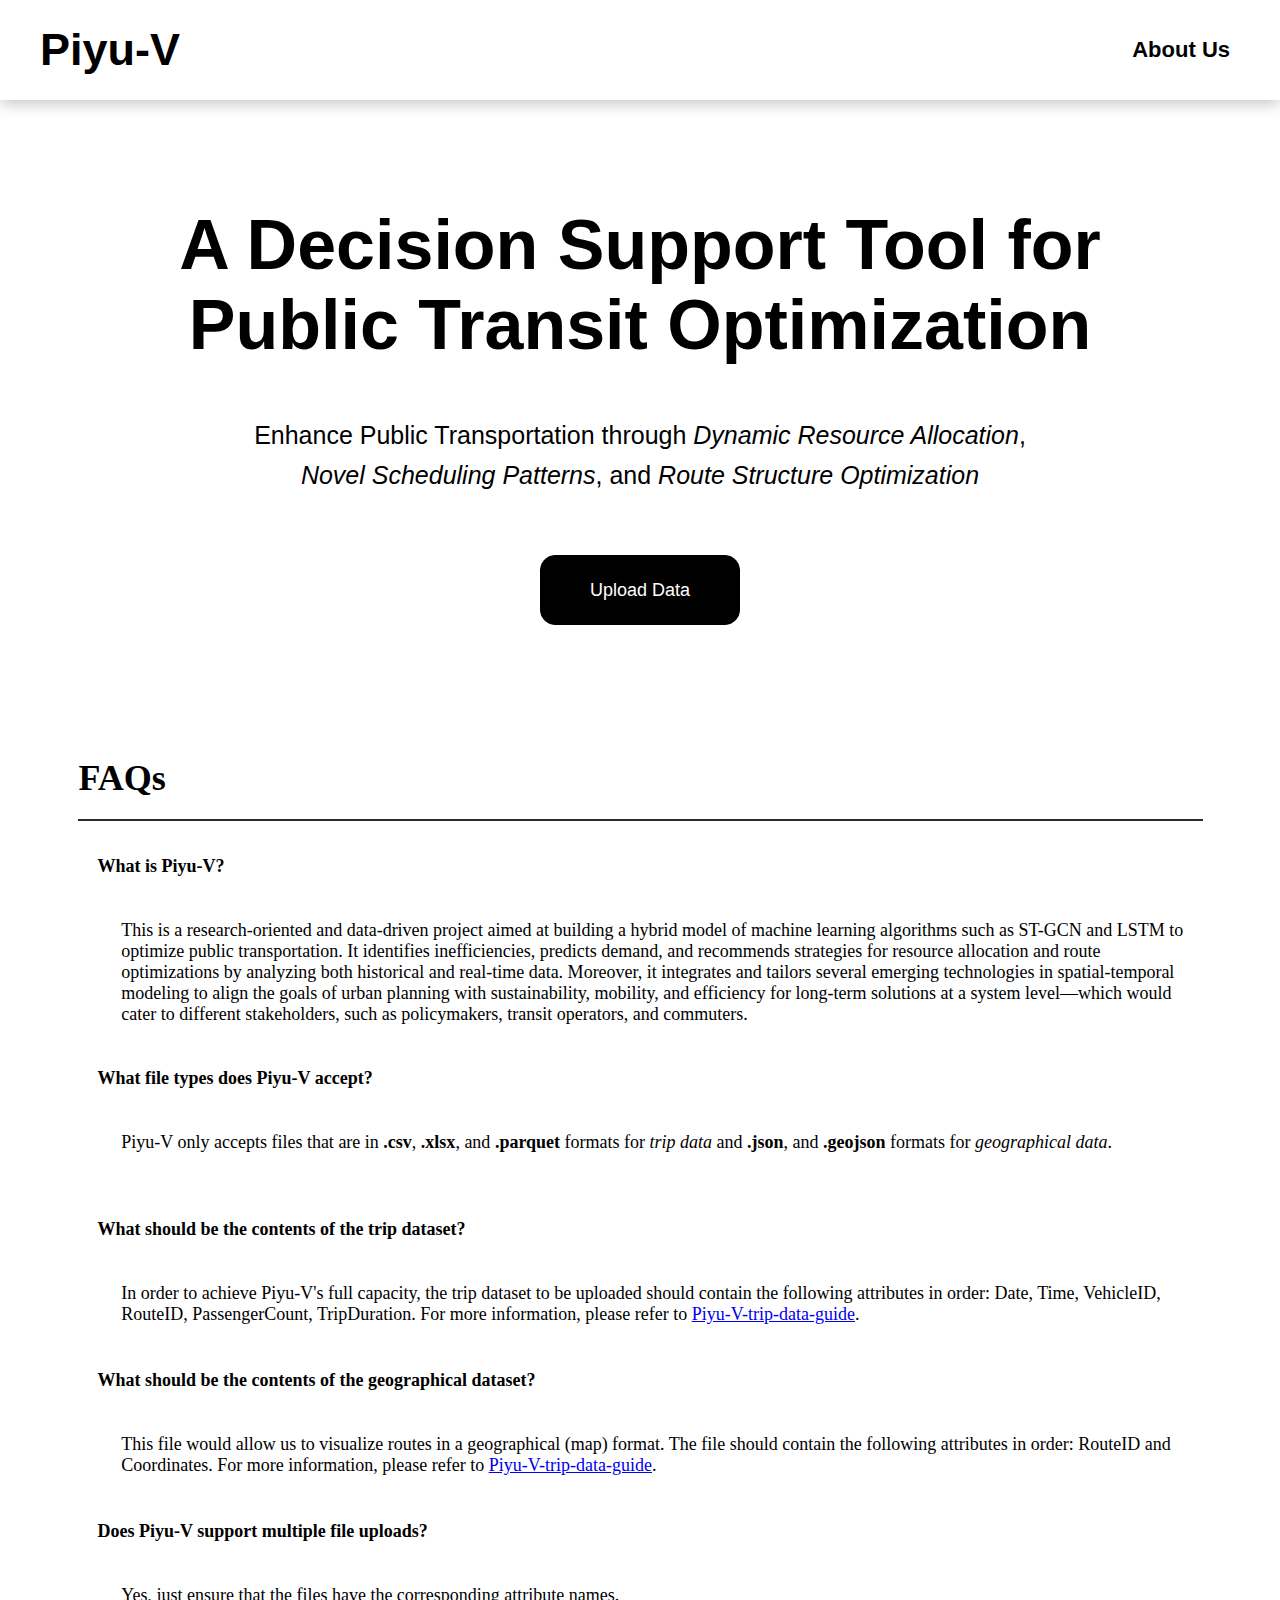
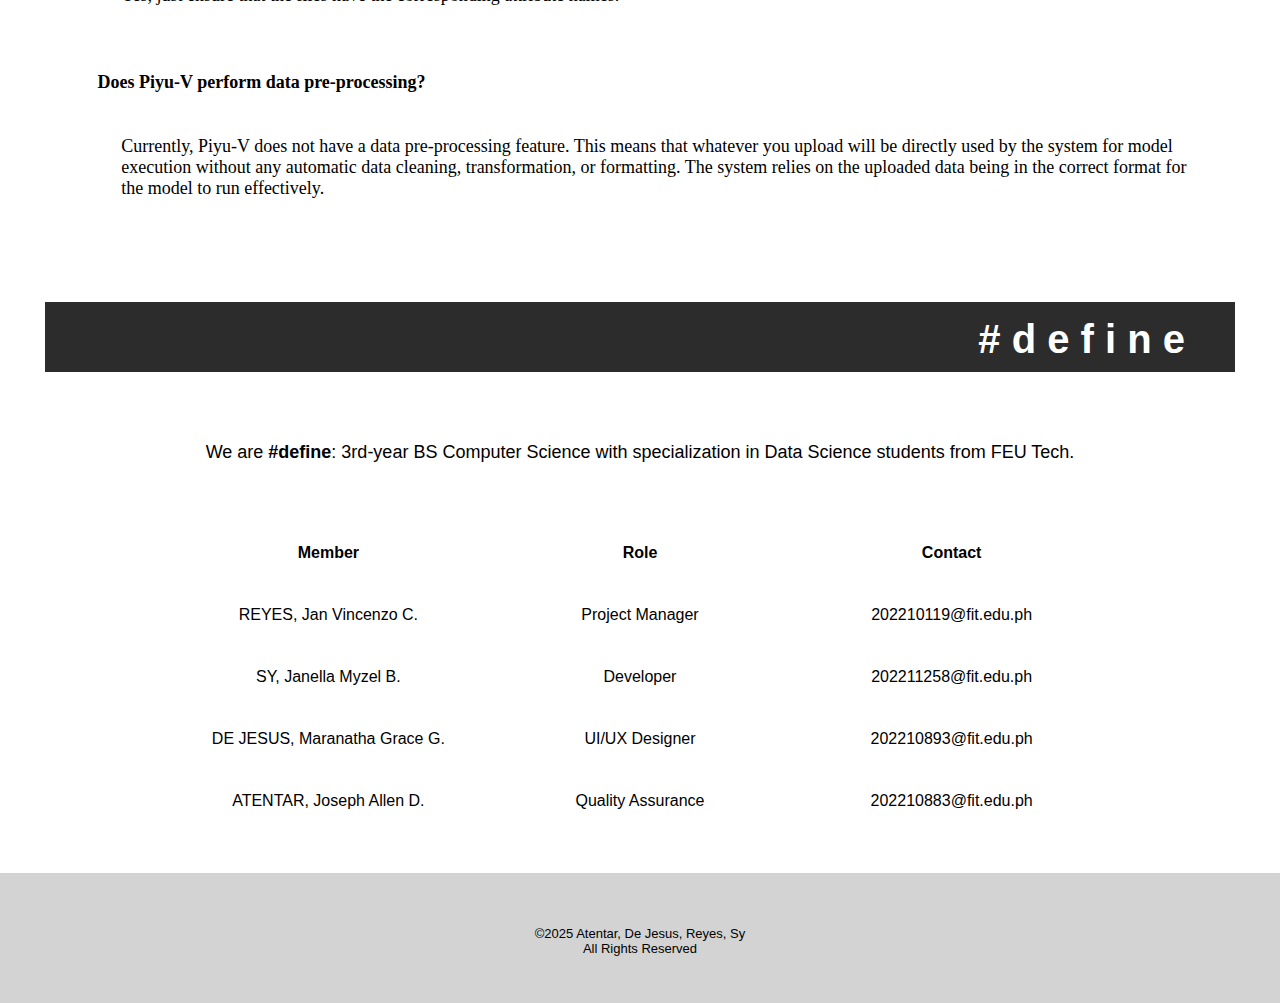
<file: index.html>
<!DOCTYPE html>
<html>
<head>
	<title> Piyu-V Decision Support Tool </title>
	<link rel="stylesheet" href="Piyu-V_home.css">
	<script src="Piyu-V_script.js"></script>
</head>
<body>
	<div class="main_header"> 
		<a class="brand" href="index.html" title="Piyu-V"> Piyu-V </a>
		<a class="about" href="#about_us"> About Us </a>
	</div>
	
	<div class="home_main">
		<div class="frame_upload">
			<div class="title""> 
				<h1 class="home_title" style="margin-top: 150px">A Decision Support Tool for<br>Public Transit Optimization</h1>
				<p class="home_desc" style="width:75%; margin:auto; text-align: center; font-size: 25px; margin-top: 50px; margin-bottom: 60px; line-height:40px; color=#242423">Enhance Public Transportation through <i>Dynamic Resource Allocation</i>,<br><i>Novel Scheduling Patterns</i>, and <i>Route Structure Optimization</i></p>
			</div>
			
			<div id="overlay_upload" onclick="off_upload()">
				<div class="file_uploader" id="text_upload">
				<br>
				<p style="padding-left:25px; font-size:20px;"><b> Upload Data </b></p>
				<form action="">
					<div class="form">
						<input name="file" id="entry_value" ref="fileInput" type="file" onchange="fileValidation()" multiple>
						<div> 
							Upload dataset(s) here or &nbsp
							<button class="btn bg-color-dblue btn-primary px-4 py-3">Browse</button>
						</div>
					</div>
				</form> 
				</div>
			</div>
			<div class="button_holder"> 
				<button class="upload_button" onclick="on_upload()">Upload Data</button>
			</div>
			<br><br>
		</div>
		
		<div class="frame_info">
			<div class="title2"> 
				<table class="data-table" style="padding-top: 40px">
					<tr>
						<th colspan=2> FAQs </th>
					</tr>
					<tr>
						<td colspan=2> <b>What is Piyu-V?</b></td>
					</tr>
					<tr>
						<td style="width: 3%"> </td>
						<td>This is a research-oriented and data-driven project aimed at building a hybrid model of machine learning algorithms such as ST-GCN and LSTM to optimize public transportation. It identifies inefficiencies, predicts demand, and recommends strategies for resource allocation and route optimizations by analyzing both historical and real-time data. Moreover, it integrates and tailors several emerging technologies in spatial-temporal modeling to align the goals of urban planning with sustainability, mobility, and efficiency for long-term solutions at a system level—which would cater to different stakeholders, such as policymakers, transit operators, and commuters.</td>
					</tr>
					<tr>
						<td colspan=2> <b>What file types does Piyu-V accept? </b></td>
					</tr>
					<tr>
						<td style="width: 3%"> </td>
						<td> Piyu-V only accepts files that are in <b>.csv</b>, <b>.xlsx</b>, and <b>.parquet</b> formats for <i>trip data</i> and <b>.json</b>, and <b>.geojson</b> formats for <i>geographical data</i>. </td>
					</tr>
					<tr>
						<td colspan=2> <b>What should be the contents of the trip dataset?  </b></td>
					</tr>
					<tr>
						<td style="width: 3%"> </td>
						<td> In order to achieve Piyu-V's full capacity, the trip dataset to be uploaded should contain the following attributes in order: Date, Time, VehicleID, RouteID, PassengerCount, TripDuration. For more information, please refer to <a href="test2.html" title="Piyu-V"> Piyu-V-trip-data-guide</a>. </td>
					</tr>
					<tr>
						<td colspan=2> <b>What should be the contents of the geographical dataset?  </b></td>
					</tr>
					<tr>
						<td style="width: 3%"> </td>
						<td> This file would allow us to visualize routes in a geographical (map) format. The file should contain the following attributes in order: RouteID and Coordinates. For more information, please refer to <a href="test2.html" title="Piyu-V"> Piyu-V-trip-data-guide</a>.</td>
					</tr>
					<tr>
						<td colspan=2> <b>Does Piyu-V support multiple file uploads?  </b></td>
					</tr>
					<tr>
						<td style="width: 3%"> </td>
						<td> Yes, just ensure that the files have the corresponding attribute names.</td>
					</tr>
					<tr>
						<td colspan=2> <b>Does Piyu-V perform data pre-processing?  </b></td>
					</tr>
					<tr>
						<td style="width: 3%"> </td>
						<td> Currently, Piyu-V does not have a data pre-processing feature. This means that whatever you upload will be directly used by the system for model execution without any automatic data cleaning, transformation, or formatting. The system relies on the uploaded data being in the correct format for the model to run effectively. </td>
					</tr>
				<table>
			</div>
		</div>
		
		<div class="frame_about" id="about_us">
			<div class="title3">
				<h2 class="define" style="padding-top: 15px"># d e f i n e</h2>
			</div>
			<p style="text-align: center; padding-top: 40px; font-size: 18px">We are <b>#define</b>: 3rd-year BS Computer Science with specialization in Data Science students from FEU Tech.</p>
			<div class="group-description">
			<table>
			  <tr>
				<th style="width: 20%">Member</th>
				<th style="width: 30%">Role</th>
				<th style="width: 20%">Contact</th>
			  </tr>
			  <tr>
				<td>REYES, Jan Vincenzo C.</td>
				<td>Project Manager</td>
				<td>202210119@fit.edu.ph</td>
			  </tr>
			  <tr>
				<td>SY, Janella Myzel B.</td>
				<td>Developer</td>
				<td>202211258@fit.edu.ph</td>
			  </tr>
			  <tr>
				<td>DE JESUS, Maranatha Grace G.</td>
				<td>UI/UX Designer</td>
				<td>202210893@fit.edu.ph</td>
			  </tr>
			  <tr>
				<td>ATENTAR, Joseph Allen D.</td>
				<td>Quality Assurance</td>
				<td>202210883@fit.edu.ph</td>
			  </tr>
			</table>
			</div>
			<div class="group-text">
				<p><br>©2025 Atentar, De Jesus, Reyes, Sy<br>All Rights Reserved </p>
			</div>
		</div>
	</div>
</body>
</html>
</file>
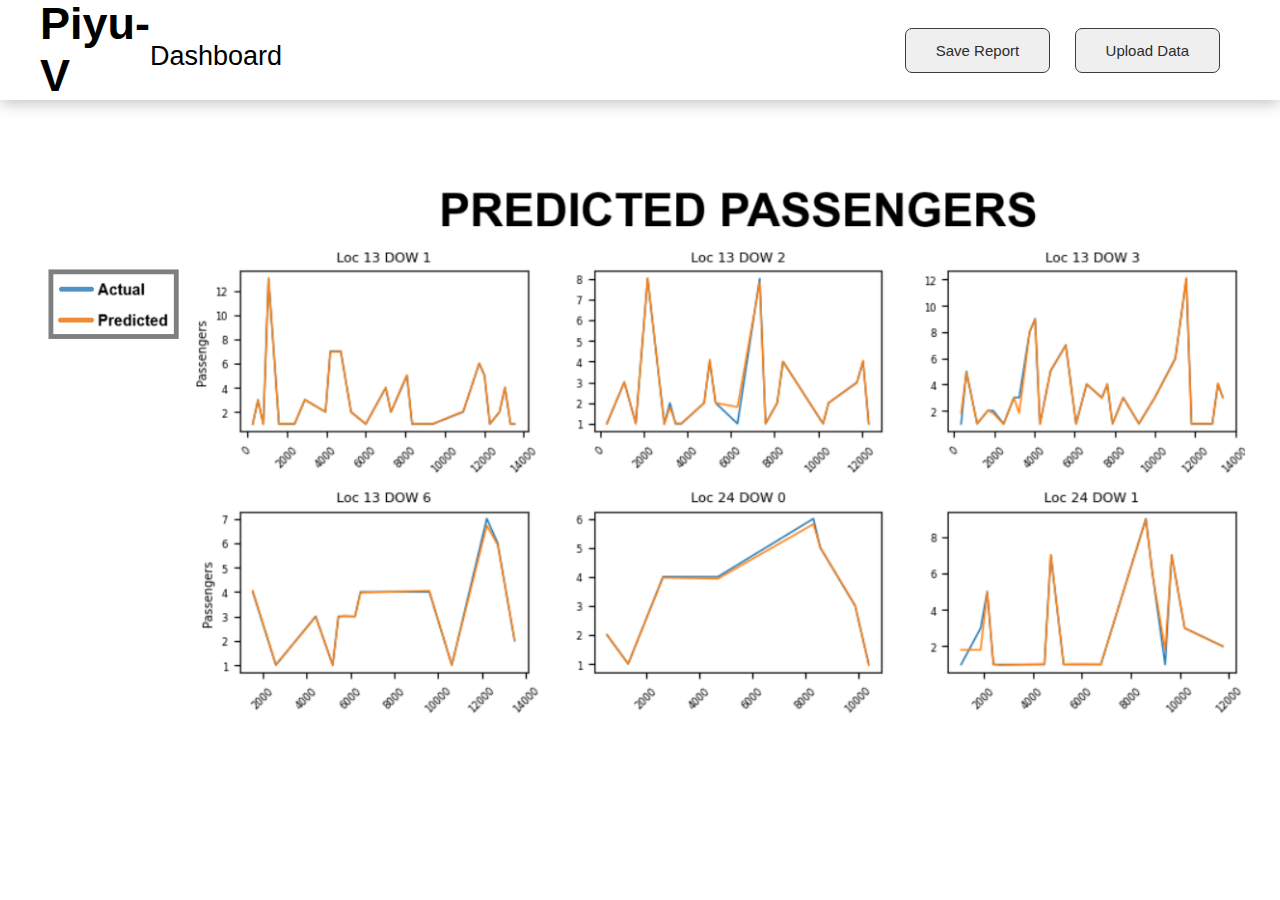
<file: Piyu-V_dashboard.html>
<!DOCTYPE html>
<html>
<head>
	<link href="https://fonts.googleapis.com/css?family=Inter&display=swap" rel="stylesheet" />
	<link href="Piyu-V_dashboard.css" rel="stylesheet" />
	<title>Piyu-V Dashboard</title>
	<script src="Piyu-V_script.js"></script>

</head>
<body>
	<div id="overlay_save" onclick="off_save()">
	  <div id="text_save" style="text-align:center"><br><br><br>Report Saved!</div>
	</div>
	
	<div id="overlay_upload" onclick="off_upload()">
		<div class="file_uploader" id="text_upload">
			<br>
			<p style="padding-left:25px; font-size:20px;"><b> Upload Data </b></p>
			<form action="">
				<div class="form">
					<input name="file" id="entry_value" ref="fileInput" type="file" onchange="fileValidation()" multiple>
					<div> 
						Upload dataset(s) here or &nbsp
						<button class="btn bg-color-dblue btn-primary px-4 py-3">Browse</button>
					</div>
				</div>
			</form> 
		</div>
	</div>
	
	<div class="main_header"> 
		<a class="brand" href="Piyu-V_home.html" title="Piyu-V"> Piyu-V </a>
		<p class="dashboard"> Dashboard </p>
		<div class="header_buttons" style="align: right">
			<button class="button" onclick="on_save()" style="margin-right: 20px">Save Report</button>
			<button class="button" onclick="on_upload()">Upload Data</button>
		</div>
	</div>
	
	<script>
		// Get the file content from localStorage
		const fileContent = localStorage.getItem('fileContent');

		if (fileContent) {
			document.getElementById('file-content').textContent = fileContent;  // Display file content as plain text
		} else {
			document.getElementById('file-content').textContent = 'No file content available.';
		}
	</script>
	
	<div class="dashboard-image" style="text-align: center; padding: 20px; margin-top: 135px">
		<img src="LSTM.png" alt="Dashboard Overview" style="max-width: 100%;"/>
	</div>
</body>
</html>
</file>
<file: Piyu-V_home.css>
body {
	margin: 0;
	padding: 15px;
	font-family: sans-serif;
}

h1 {
	text-align: center;
	font-size: 70px;
	margin: 30px; 
	padding-top: 40px; 
}

.main_header {
	width: 100%; 
	height: 100px;
	position: absolute;
	left: 0px;
	top: 0px;
	background: white; 
	box-shadow: 0px 3px 15px rgba(0, 0, 0, 0.25);
	display: flex; 
	justify-content: space-between;
	align-items: center;
}

.brand {
	margin-left: 40px; 
	top: 28px; 
	color: black; 
	font-size: 45px; 
	font-family: Arial; 
	font-weight: 600; 
	text-decoration:none;
}

.about {
	margin-right: 50px; 
	top: 28px; 
	color: black; 
	font-size: 22px; 
	font-family: Arial; 
	font-weight: 600; 
	text-decoration:none;
}

.button_holder {
	position: relative; 
	width: 100%; 
	margin: auto;
	display: flex;
	justify-content: center;
	align-items: center;
}

.upload_button {
	height: 70px; 
	width: 200px;
    border-radius: 15px;
    padding: 13px 30px;
    border: 1px solid #000000;
    background-color: #000000;
	color: white;
    font-size: 18px;
}

button:hover {
    background-color: #CFDBD5;
	color: #000000;
}


#overlay_upload {
	position: fixed;
	margin: auto;
	display: none;
	width: 100%;
	height: 100%;
	top: 0px;
	left: 0;
	right: 0;
	bottom: 0;
	background-color: rgba(0,0,0,0.5);
	z-index: 2;
	cursor: pointer;
}

#text_upload{
	position: relative;
	top: 50%;
	left: 50%;
	transform: translate(-50%,-50%);
	-ms-transform: translate(-50%,-50%);
	height: 60%;
	width: 50%;
	background: white; 
	border-radius: 15px; 
	align-items: center; 
}

.form {
	position: relative;
	width: 93%;
	height: 330px;
	border: 3px dashed grey;
	border-radius: 10px;
	margin: auto;
}

.form div {
	width: 100%;
	height: 20%;
	text-align: center;
	line-height: 230px;
	color: black;
	font-family: Arial;
	position: absolute;
	top: 10%;
	z-index: -1;
}

.form input {
	position: relative;
	margin: auto;
	padding: 0;
	width: 100%;
	height: 100%;
	outline: none;
	opacity: 0;
}

.form button {
    border-radius: 10px;
    padding: 10px 15px;
    background: #1950A3;
    outline: none;
    border: none;
    color: white;
    font-size: 16px;
}

h2 {
	margin-left: 30px;
	font-size: 40px;
	margin:50px;
}

.data-table {
	width: 90%;
	margin: 40px auto;
	border-collapse: separate;
	border-spacing: 0 15px;
	text-align: left;
}

.data-table th {
	font-size: 36px;
	font-family: Georgia, serif;
	text-align: left;
	padding-bottom: 20px;
	border-bottom: 2px solid #2C2C2C;
}

.data-table td {
	font-size: 18px;
	font-family: Georgia, serif;
	vertical-align: top;
	padding: 8px 10px;
}

.data-table tr:nth-child(even) td {
	padding: 20px;
}

.define {
	background-color: #2C2C2C;
	text-align: right;
	padding-right: 50px;
	font-size: 40px;
	margin:30px;
	color: white;
	padding-bottom: 25px;
	height: 30px;
}

table {
	margin: auto;
	width: 70%; 
	text-align: center;
	padding-bottom: 40px;
}

tr {
	height: 60px;
}

.group-text {
	background-color: #d3d3d3;
	position: absolute;
	left: 0px;
	padding-top: 25px;
	padding-bottom: 25px;
	width: 100%;
	height: 80px;
	margin: auto;
	text-align: center;
	font-size: 13px;
}
</file>
<file: Piyu-V_dashboard.css>
* {
  box-sizing: border-box;
}

body {
	margin: 0;
	padding: 15px;
	font-family: sans-serif;
}

h1 {
	text-align: center;
	font-size: 60px;
	margin: 25px; 
}

h3 {
	text-align: center;
	font-size: 45px;
	margin:25px;
}

.main_header {
	width: 100%; 
	height: 100px;
	position: absolute;
	left: 0px;
	top: 0px;
	background: white; 
	box-shadow: 0px 3px 15px rgba(0, 0, 0, 0.25);
	display: flex; 
	justify-content: space-between;
	align-items: center;
}

.header_buttons {
	position: absolute;
	right: 0;
	margin-right: 60px;
}

.brand {
	margin-left: 40px; 
	top: 28px; 
	color: black; 
	font-size: 45px; 
	font-family: Arial; 
	font-weight: 600; 
	text-decoration:none;
}

.dashboard {
	margin-top: 39px;
	margin-right: 1200px;
	color: black; 
	font-size: 27px; 
	font-family: Arial; 
}

button {
    border-radius: 7px;
    padding: 13px 30px;
    border: 1px solid #3c3c3c;
    color: #2c2c2c;
    font-size: 15px;
}
button:hover {
    background-color: #3c3c3c;
	color: white;
}

#overlay_save {
	position: fixed;
	display: none;
	width: 100%;
	height: 100%;
	top: 0;
	left: 0;
	right: 0;
	bottom: 0;
	background-color: rgba(0,0,0,0.5);
	z-index: 2;
	cursor: pointer;
}

#text_save{
	position: relative;
	top: 50%;
	left: 50%;
	font-size: 30px;
	color: black;
	transform: translate(-50%,-50%);
	-ms-transform: translate(-50%,-50%);
	height: 40%;
	width: 40%;
	background: white; 
	border-radius: 15px; 
	align-items: center; 
}

#overlay_upload {
	position: fixed;
	margin: auto;
	display: none;
	width: 100%;
	height: 100%;
	top: 0px;
	left: 0;
	right: 0;
	bottom: 0;
	background-color: rgba(0,0,0,0.5);
	z-index: 2;
	cursor: pointer;
}

#text_upload{
	position: relative;
	top: 50%;
	left: 50%;
	transform: translate(-50%,-50%);
	-ms-transform: translate(-50%,-50%);
	height: 60%;
	width: 50%;
	background: white; 
	border-radius: 15px; 
	align-items: center; 
}

.form {
	position: relative;
	width: 93%;
	height: 330px;
	border: 3px dashed grey;
	border-radius: 10px;
	margin: auto;
}

.form div {
	width: 100%;
	height: 20%;
	text-align: center;
	line-height: 230px;
	color: black;
	font-family: Arial;
	position: absolute;
	top: 10%;
	z-index: -1;
}

.form input {
	position: relative;
	margin: auto;
	padding: 0;
	width: 100%;
	height: 100%;
	outline: none;
	opacity: 0;
}

.form button {
    border-radius: 10px;
    padding: 10px 15px;
    background: #1950A3;
    outline: none;
    border: none;
    color: white;
    font-size: 16px;
}


.v1_3 {
  width: auto;
  height: auto;
  background: rgba(255,255,255,1);
  opacity: 1;
  top: 0px;
  left: 0px;
  overflow: hidden;
}
.v3_114 {
  width: 100%;
  height: 776px;
  background: url("../images/v3_114.png");
  background-repeat: no-repeat;
  background-position: center center;
  background-size: cover;
  opacity: 1;
  position: absolute;
  top: 236px;
  left: 13px;
  overflow: hidden;
}
.v3_110 {
  width: 100%;
  height: 776px;
  background: rgba(255,255,255,1);
  opacity: 1;
  position: relative;
  top: 0px;
  left: 0px;
  border: 1px solid rgba(121,121,121,1);
  overflow: hidden;
}
.v5_1105 {
  width: 513px;
  height: 247px;
  background: url("../images/v5_1105.png");
  background-repeat: no-repeat;
  background-position: center center;
  background-size: cover;
  opacity: 1;
  position: absolute;
  top: 508px;
  left: 876px;
  overflow: hidden;
}
.v5_1102 {
  width: 513px;
  height: 234px;
  background: rgba(255,255,255,1);
  opacity: 1;
  position: absolute;
  top: 13px;
  left: 0px;
  border: 1px solid rgba(121,121,121,1);
  overflow: hidden;
}
.v5_1103 {
  width: 63px;
  height: 28px;
  background: rgba(255,255,255,1);
  opacity: 1;
  position: absolute;
  top: 2px;
  left: 25px;
  overflow: hidden;
}
.v5_1104 {
  width: 74px;
  color: rgba(0,0,0,1);
  position: absolute;
  top: 0px;
  left: 27px;
  font-family: Inter;
  font-weight: Extra Light;
  font-size: 23px;
  opacity: 1;
  text-align: left;
}
.v5_1106 {
  width: 58px;
  height: 32px;
  background: rgba(217,217,217,1);
  opacity: 1;
  position: absolute;
  top: 30px;
  left: 30px;
  overflow: hidden;
}
/*
.v5_1107 {
  width: 387px;
  height: 204px;
  background: rgba(255,255,255,1);
  opacity: 1;
  position: absolute;
  top: 28px;
  left: 99px;
  border: 2px solid rgba(191,191,191,1);
  overflow: hidden;
}
*/
.v3_145 {
  width: 513px;
  height: 576px;
  background: url("../images/v3_145.png");
  background-repeat: no-repeat;
  background-position: center center;
  background-size: cover;
  opacity: 1;
  position: absolute;
  top: 10px;
  left: 876px;
  overflow: hidden;
}
.v3_142 {
  width: 513px;
  height: 463px;
  background: rgba(255,255,255,1);
  opacity: 1;
  position: absolute;
  top: 18px;
  left: 0px;
  border: 1px solid rgba(121,121,121,1);
  overflow: hidden;
}
.v3_144 {
  width: 76px;
  height: 37px;
  background: rgba(255,255,255,1);
  opacity: 1;
  position: absolute;
  top: 0px;
  left: 23px;
  overflow: hidden;
}
.v3_143 {
  width: 74px;
  color: rgba(0,0,0,1);
  position: absolute;
  top: 6px;
  left: 25px;
  font-family: Inter;
  font-weight: Extra Light;
  font-size: 23px;
  opacity: 1;
  text-align: left;
}
.v5_1078 {
  width: 58px;
  height: 32px;
  background: rgba(217,217,217,1);
  opacity: 1;
  position: absolute;
  top: 47px;
  left: 25px;
  overflow: hidden;
}
.v5_1089 {
  width: 58px;
  height: 32px;
  background: rgba(217,217,217,1);
  opacity: 1;
  position: absolute;
  top: 266px;
  left: 25px;
  overflow: hidden;
}
.v5_1079 {
  width: 387px;
  height: 204px;
  background: rgba(255,255,255,1);
  opacity: 1;
  position: absolute;
  top: 47px;
  left: 99px;
  border: 2px solid rgba(191,191,191,1);
  overflow: hidden;
}
.v5_1082 {
  width: 387px;
  height: 204px;
  background: rgba(255,255,255,1);
  opacity: 1;
  position: absolute;
  top: 47px;
  left: 99px;
  border: 2px solid rgba(191,191,191,1);
  overflow: hidden;
}
.v5_1080 {
  width: 29px;
  height: 162px;
  background: rgba(217,217,217,1);
  opacity: 1;
  position: absolute;
  top: 87px;
  left: 129px;
  overflow: hidden;
}
.v5_1081 {
  width: 29px;
  height: 189px;
  background: rgba(217,217,217,1);
  opacity: 1;
  position: absolute;
  top: 60px;
  left: 165px;
  overflow: hidden;
}
.v5_1083 {
  width: 29px;
  height: 49px;
  background: rgba(217,217,217,1);
  opacity: 1;
  position: absolute;
  top: 200px;
  left: 201px;
  overflow: hidden;
}
.v5_1084 {
  width: 29px;
  height: 67px;
  background: rgba(217,217,217,1);
  opacity: 1;
  position: absolute;
  top: 182px;
  left: 237px;
  overflow: hidden;
}
.v5_1085 {
  width: 29px;
  height: 71px;
  background: rgba(217,217,217,1);
  opacity: 1;
  position: absolute;
  top: 178px;
  left: 273px;
  overflow: hidden;
}
.v5_1086 {
  width: 29px;
  height: 62px;
  background: rgba(217,217,217,1);
  opacity: 1;
  position: absolute;
  top: 187px;
  left: 309px;
  overflow: hidden;
}
.v5_1087 {
  width: 29px;
  height: 100px;
  background: rgba(217,217,217,1);
  opacity: 1;
  position: absolute;
  top: 149px;
  left: 345px;
  overflow: hidden;
}
.v5_1088 {
  width: 29px;
  height: 8px;
  background: rgba(217,217,217,1);
  opacity: 1;
  position: absolute;
  top: 241px;
  left: 381px;
  overflow: hidden;
}
.v5_1090 {
  width: 387px;
  height: 204px;
  background: rgba(255,255,255,1);
  opacity: 1;
  position: absolute;
  top: 266px;
  left: 99px;
  border: 2px solid rgba(191,191,191,1);
  overflow: hidden;
}
/*
.v5_1091 {
  width: 302px;
  height: 260px;
  background: url("../images/v5_1091.png");
  opacity: 1;
  position: absolute;
  top: 411px;
  left: 94px;
  border: 3px solid rgba(217,217,217,1);
  transform: rotate(-50deg);
}
*/
.v5_1093 {
  width: 362px;
  height: 155px;
  background: url("../images/v5_1093.png");
  opacity: 1;
  position: absolute;
  top: 286px;
  left: 112px;
  border: 3px solid rgba(131,130,130,1);
}
.v3_146 {
  width: 830px;
  height: 373px;
  background: url("../images/v3_146.png");
  background-repeat: no-repeat;
  background-position: center center;
  background-size: cover;
  opacity: 1;
  position: absolute;
  top: 382px;
  left: 20px;
  overflow: hidden;
}
.v3_147 {
  width: 830px;
  height: 358px;
  background: rgba(255,255,255,1);
  opacity: 1;
  position: absolute;
  top: 15px;
  left: 0px;
  border: 1px solid rgba(121,121,121,1);
  overflow: hidden;
}
.v3_148 {
  width: 80px;
  height: 31px;
  background: rgba(255,255,255,1);
  opacity: 1;
  position: absolute;
  top: 0px;
  left: 37px;
  overflow: hidden;
}
.v3_149 {
  width: 119px;
  color: rgba(0,0,0,1);
  position: absolute;
  top: 4px;
  left: 40px;
  font-family: Inter;
  font-weight: Extra Light;
  font-size: 23px;
  opacity: 1;
  text-align: left;
}
.v4_5 {
  width: 52px;
  height: 32px;
  background: rgba(217,217,217,1);
  opacity: 1;
  position: absolute;
  top: 30px;
  left: 764px;
  overflow: hidden;
}
.v4_6 {
  width: 139px;
  height: 32px;
  background: rgba(217,217,217,1);
  opacity: 1;
  position: absolute;
  top: 30px;
  left: 615px;
  overflow: hidden;
}
.v4_7 {
  width: 76px;
  height: 32px;
  background: rgba(217,217,217,1);
  opacity: 1;
  position: absolute;
  top: 30px;
  left: 529px;
  overflow: hidden;
}
.v4_8 {
  width: 800px;
  height: 284px;
  background: rgba(191,191,191,1);
  opacity: 1;
  position: absolute;
  top: 73px;
  left: 16px;
  overflow: hidden;
}
.v4_11 {
  width: 792px;
  height: 276px;
  background: rgba(239,238,238,1);
  opacity: 1;
  position: absolute;
  top: 77px;
  left: 20px;
  overflow: hidden;
}
.v5_961 {
  width: 76px;
  height: 32px;
  background: rgba(255,255,255,1);
  opacity: 1;
  position: absolute;
  top: 77px;
  left: 20px;
  border: 1px solid rgba(217,217,217,1);
  overflow: hidden;
}
.v5_970 {
  width: 76px;
  height: 32px;
  background: rgba(255,255,255,1);
  opacity: 1;
  position: absolute;
  top: 77px;
  left: 95px;
  border: 1px solid rgba(217,217,217,1);
  overflow: hidden;
}
.v5_971 {
  width: 76px;
  height: 32px;
  background: rgba(255,255,255,1);
  opacity: 1;
  position: absolute;
  top: 77px;
  left: 170px;
  border: 1px solid rgba(217,217,217,1);
  overflow: hidden;
}
.v5_972 {
  width: 76px;
  height: 32px;
  background: rgba(255,255,255,1);
  opacity: 1;
  position: absolute;
  top: 77px;
  left: 245px;
  border: 1px solid rgba(217,217,217,1);
  overflow: hidden;
}
.v5_973 {
  width: 76px;
  height: 32px;
  background: rgba(255,255,255,1);
  opacity: 1;
  position: absolute;
  top: 77px;
  left: 320px;
  border: 1px solid rgba(217,217,217,1);
  overflow: hidden;
}
.v5_974 {
  width: 76px;
  height: 32px;
  background: rgba(255,255,255,1);
  opacity: 1;
  position: absolute;
  top: 77px;
  left: 395px;
  border: 1px solid rgba(217,217,217,1);
  overflow: hidden;
}
.v5_975 {
  width: 76px;
  height: 32px;
  background: rgba(255,255,255,1);
  opacity: 1;
  position: absolute;
  top: 77px;
  left: 470px;
  border: 1px solid rgba(217,217,217,1);
  overflow: hidden;
}
.v5_976 {
  width: 76px;
  height: 32px;
  background: rgba(255,255,255,1);
  opacity: 1;
  position: absolute;
  top: 77px;
  left: 545px;
  border: 1px solid rgba(217,217,217,1);
  overflow: hidden;
}
.v5_977 {
  width: 76px;
  height: 32px;
  background: rgba(255,255,255,1);
  opacity: 1;
  position: absolute;
  top: 77px;
  left: 620px;
  border: 1px solid rgba(217,217,217,1);
  overflow: hidden;
}
.v5_978 {
  width: 76px;
  height: 32px;
  background: rgba(255,255,255,1);
  opacity: 1;
  position: absolute;
  top: 77px;
  left: 695px;
  border: 1px solid rgba(217,217,217,1);
  overflow: hidden;
}
.v5_979 {
  width: 28px;
  height: 32px;
  background: rgba(255,255,255,1);
  opacity: 1;
  position: absolute;
  top: 77px;
  left: 770px;
  border: 1px solid rgba(217,217,217,1);
  overflow: hidden;
}
.v5_962 {
  width: 76px;
  height: 32px;
  background: rgba(255,255,255,1);
  opacity: 1;
  position: absolute;
  top: 108px;
  left: 20px;
  border: 1px solid rgba(217,217,217,1);
  overflow: hidden;
}
.v5_980 {
  width: 76px;
  height: 32px;
  background: rgba(255,255,255,1);
  opacity: 1;
  position: absolute;
  top: 108px;
  left: 95px;
  border: 1px solid rgba(217,217,217,1);
  overflow: hidden;
}
.v5_981 {
  width: 76px;
  height: 32px;
  background: rgba(255,255,255,1);
  opacity: 1;
  position: absolute;
  top: 108px;
  left: 170px;
  border: 1px solid rgba(217,217,217,1);
  overflow: hidden;
}
.v5_982 {
  width: 76px;
  height: 32px;
  background: rgba(255,255,255,1);
  opacity: 1;
  position: absolute;
  top: 108px;
  left: 245px;
  border: 1px solid rgba(217,217,217,1);
  overflow: hidden;
}
.v5_983 {
  width: 76px;
  height: 32px;
  background: rgba(255,255,255,1);
  opacity: 1;
  position: absolute;
  top: 108px;
  left: 320px;
  border: 1px solid rgba(217,217,217,1);
  overflow: hidden;
}
.v5_984 {
  width: 76px;
  height: 32px;
  background: rgba(255,255,255,1);
  opacity: 1;
  position: absolute;
  top: 108px;
  left: 395px;
  border: 1px solid rgba(217,217,217,1);
  overflow: hidden;
}
.v5_985 {
  width: 76px;
  height: 32px;
  background: rgba(255,255,255,1);
  opacity: 1;
  position: absolute;
  top: 108px;
  left: 470px;
  border: 1px solid rgba(217,217,217,1);
  overflow: hidden;
}
.v5_986 {
  width: 76px;
  height: 32px;
  background: rgba(255,255,255,1);
  opacity: 1;
  position: absolute;
  top: 108px;
  left: 545px;
  border: 1px solid rgba(217,217,217,1);
  overflow: hidden;
}
.v5_987 {
  width: 76px;
  height: 32px;
  background: rgba(255,255,255,1);
  opacity: 1;
  position: absolute;
  top: 108px;
  left: 620px;
  border: 1px solid rgba(217,217,217,1);
  overflow: hidden;
}
.v5_988 {
  width: 76px;
  height: 32px;
  background: rgba(255,255,255,1);
  opacity: 1;
  position: absolute;
  top: 108px;
  left: 695px;
  border: 1px solid rgba(217,217,217,1);
  overflow: hidden;
}
.v5_989 {
  width: 28px;
  height: 32px;
  background: rgba(255,255,255,1);
  opacity: 1;
  position: absolute;
  top: 108px;
  left: 770px;
  border: 1px solid rgba(217,217,217,1);
  overflow: hidden;
}
.v5_1071 {
  width: 28px;
  height: 32px;
  background: rgba(255,255,255,1);
  opacity: 1;
  position: absolute;
  top: 139px;
  left: 770px;
  border: 1px solid rgba(217,217,217,1);
  overflow: hidden;
}
.v5_1072 {
  width: 28px;
  height: 32px;
  background: rgba(255,255,255,1);
  opacity: 1;
  position: absolute;
  top: 170px;
  left: 770px;
  border: 1px solid rgba(217,217,217,1);
  overflow: hidden;
}
.v5_1073 {
  width: 28px;
  height: 32px;
  background: rgba(255,255,255,1);
  opacity: 1;
  position: absolute;
  top: 201px;
  left: 770px;
  border: 1px solid rgba(217,217,217,1);
  overflow: hidden;
}
.v5_1074 {
  width: 28px;
  height: 32px;
  background: rgba(255,255,255,1);
  opacity: 1;
  position: absolute;
  top: 232px;
  left: 770px;
  border: 1px solid rgba(217,217,217,1);
  overflow: hidden;
}
.v5_1075 {
  width: 28px;
  height: 32px;
  background: rgba(255,255,255,1);
  opacity: 1;
  position: absolute;
  top: 263px;
  left: 770px;
  border: 1px solid rgba(217,217,217,1);
  overflow: hidden;
}
.v5_1076 {
  width: 28px;
  height: 32px;
  background: rgba(255,255,255,1);
  opacity: 1;
  position: absolute;
  top: 294px;
  left: 770px;
  border: 1px solid rgba(217,217,217,1);
  overflow: hidden;
}
.v5_963 {
  width: 76px;
  height: 32px;
  background: rgba(255,255,255,1);
  opacity: 1;
  position: absolute;
  top: 139px;
  left: 20px;
  border: 1px solid rgba(217,217,217,1);
  overflow: hidden;
}
.v5_991 {
  width: 76px;
  height: 32px;
  background: rgba(255,255,255,1);
  opacity: 1;
  position: absolute;
  top: 139px;
  left: 95px;
  border: 1px solid rgba(217,217,217,1);
  overflow: hidden;
}
.v5_992 {
  width: 76px;
  height: 32px;
  background: rgba(255,255,255,1);
  opacity: 1;
  position: absolute;
  top: 139px;
  left: 170px;
  border: 1px solid rgba(217,217,217,1);
  overflow: hidden;
}
.v5_993 {
  width: 76px;
  height: 32px;
  background: rgba(255,255,255,1);
  opacity: 1;
  position: absolute;
  top: 139px;
  left: 245px;
  border: 1px solid rgba(217,217,217,1);
  overflow: hidden;
}
.v5_994 {
  width: 76px;
  height: 32px;
  background: rgba(255,255,255,1);
  opacity: 1;
  position: absolute;
  top: 139px;
  left: 320px;
  border: 1px solid rgba(217,217,217,1);
  overflow: hidden;
}
.v5_995 {
  width: 76px;
  height: 32px;
  background: rgba(255,255,255,1);
  opacity: 1;
  position: absolute;
  top: 139px;
  left: 395px;
  border: 1px solid rgba(217,217,217,1);
  overflow: hidden;
}
.v5_996 {
  width: 76px;
  height: 32px;
  background: rgba(255,255,255,1);
  opacity: 1;
  position: absolute;
  top: 139px;
  left: 470px;
  border: 1px solid rgba(217,217,217,1);
  overflow: hidden;
}
.v5_997 {
  width: 76px;
  height: 32px;
  background: rgba(255,255,255,1);
  opacity: 1;
  position: absolute;
  top: 139px;
  left: 545px;
  border: 1px solid rgba(217,217,217,1);
  overflow: hidden;
}
.v5_998 {
  width: 76px;
  height: 32px;
  background: rgba(255,255,255,1);
  opacity: 1;
  position: absolute;
  top: 139px;
  left: 620px;
  border: 1px solid rgba(217,217,217,1);
  overflow: hidden;
}
.v5_999 {
  width: 76px;
  height: 32px;
  background: rgba(255,255,255,1);
  opacity: 1;
  position: absolute;
  top: 139px;
  left: 695px;
  border: 1px solid rgba(217,217,217,1);
  overflow: hidden;
}
.v5_964 {
  width: 76px;
  height: 32px;
  background: rgba(255,255,255,1);
  opacity: 1;
  position: absolute;
  top: 170px;
  left: 20px;
  border: 1px solid rgba(217,217,217,1);
  overflow: hidden;
}
.v5_1001 {
  width: 76px;
  height: 32px;
  background: rgba(255,255,255,1);
  opacity: 1;
  position: absolute;
  top: 170px;
  left: 95px;
  border: 1px solid rgba(217,217,217,1);
  overflow: hidden;
}
.v5_1002 {
  width: 76px;
  height: 32px;
  background: rgba(255,255,255,1);
  opacity: 1;
  position: absolute;
  top: 170px;
  left: 170px;
  border: 1px solid rgba(217,217,217,1);
  overflow: hidden;
}
.v5_1003 {
  width: 76px;
  height: 32px;
  background: rgba(255,255,255,1);
  opacity: 1;
  position: absolute;
  top: 170px;
  left: 245px;
  border: 1px solid rgba(217,217,217,1);
  overflow: hidden;
}
.v5_1004 {
  width: 76px;
  height: 32px;
  background: rgba(255,255,255,1);
  opacity: 1;
  position: absolute;
  top: 170px;
  left: 320px;
  border: 1px solid rgba(217,217,217,1);
  overflow: hidden;
}
.v5_1005 {
  width: 76px;
  height: 32px;
  background: rgba(255,255,255,1);
  opacity: 1;
  position: absolute;
  top: 170px;
  left: 395px;
  border: 1px solid rgba(217,217,217,1);
  overflow: hidden;
}
.v5_1006 {
  width: 76px;
  height: 32px;
  background: rgba(255,255,255,1);
  opacity: 1;
  position: absolute;
  top: 170px;
  left: 470px;
  border: 1px solid rgba(217,217,217,1);
  overflow: hidden;
}
.v5_1007 {
  width: 76px;
  height: 32px;
  background: rgba(255,255,255,1);
  opacity: 1;
  position: absolute;
  top: 170px;
  left: 545px;
  border: 1px solid rgba(217,217,217,1);
  overflow: hidden;
}
.v5_1008 {
  width: 76px;
  height: 32px;
  background: rgba(255,255,255,1);
  opacity: 1;
  position: absolute;
  top: 170px;
  left: 620px;
  border: 1px solid rgba(217,217,217,1);
  overflow: hidden;
}
.v5_1009 {
  width: 76px;
  height: 32px;
  background: rgba(255,255,255,1);
  opacity: 1;
  position: absolute;
  top: 170px;
  left: 695px;
  border: 1px solid rgba(217,217,217,1);
  overflow: hidden;
}
.v5_965 {
  width: 76px;
  height: 32px;
  background: rgba(255,255,255,1);
  opacity: 1;
  position: absolute;
  top: 201px;
  left: 20px;
  border: 1px solid rgba(217,217,217,1);
  overflow: hidden;
}
.v5_1011 {
  width: 76px;
  height: 32px;
  background: rgba(255,255,255,1);
  opacity: 1;
  position: absolute;
  top: 201px;
  left: 95px;
  border: 1px solid rgba(217,217,217,1);
  overflow: hidden;
}
.v5_1012 {
  width: 76px;
  height: 32px;
  background: rgba(255,255,255,1);
  opacity: 1;
  position: absolute;
  top: 201px;
  left: 170px;
  border: 1px solid rgba(217,217,217,1);
  overflow: hidden;
}
.v5_1013 {
  width: 76px;
  height: 32px;
  background: rgba(255,255,255,1);
  opacity: 1;
  position: absolute;
  top: 201px;
  left: 245px;
  border: 1px solid rgba(217,217,217,1);
  overflow: hidden;
}
.v5_1014 {
  width: 76px;
  height: 32px;
  background: rgba(255,255,255,1);
  opacity: 1;
  position: absolute;
  top: 201px;
  left: 320px;
  border: 1px solid rgba(217,217,217,1);
  overflow: hidden;
}
.v5_1015 {
  width: 76px;
  height: 32px;
  background: rgba(255,255,255,1);
  opacity: 1;
  position: absolute;
  top: 201px;
  left: 395px;
  border: 1px solid rgba(217,217,217,1);
  overflow: hidden;
}
.v5_1016 {
  width: 76px;
  height: 32px;
  background: rgba(255,255,255,1);
  opacity: 1;
  position: absolute;
  top: 201px;
  left: 470px;
  border: 1px solid rgba(217,217,217,1);
  overflow: hidden;
}
.v5_1017 {
  width: 76px;
  height: 32px;
  background: rgba(255,255,255,1);
  opacity: 1;
  position: absolute;
  top: 201px;
  left: 545px;
  border: 1px solid rgba(217,217,217,1);
  overflow: hidden;
}
.v5_1018 {
  width: 76px;
  height: 32px;
  background: rgba(255,255,255,1);
  opacity: 1;
  position: absolute;
  top: 201px;
  left: 620px;
  border: 1px solid rgba(217,217,217,1);
  overflow: hidden;
}
.v5_1019 {
  width: 76px;
  height: 32px;
  background: rgba(255,255,255,1);
  opacity: 1;
  position: absolute;
  top: 201px;
  left: 695px;
  border: 1px solid rgba(217,217,217,1);
  overflow: hidden;
}
.v5_966 {
  width: 76px;
  height: 32px;
  background: rgba(255,255,255,1);
  opacity: 1;
  position: absolute;
  top: 232px;
  left: 20px;
  border: 1px solid rgba(217,217,217,1);
  overflow: hidden;
}
.v5_1021 {
  width: 76px;
  height: 32px;
  background: rgba(255,255,255,1);
  opacity: 1;
  position: absolute;
  top: 232px;
  left: 95px;
  border: 1px solid rgba(217,217,217,1);
  overflow: hidden;
}
.v5_1022 {
  width: 76px;
  height: 32px;
  background: rgba(255,255,255,1);
  opacity: 1;
  position: absolute;
  top: 232px;
  left: 170px;
  border: 1px solid rgba(217,217,217,1);
  overflow: hidden;
}
.v5_1023 {
  width: 76px;
  height: 32px;
  background: rgba(255,255,255,1);
  opacity: 1;
  position: absolute;
  top: 232px;
  left: 245px;
  border: 1px solid rgba(217,217,217,1);
  overflow: hidden;
}
.v5_1024 {
  width: 76px;
  height: 32px;
  background: rgba(255,255,255,1);
  opacity: 1;
  position: absolute;
  top: 232px;
  left: 320px;
  border: 1px solid rgba(217,217,217,1);
  overflow: hidden;
}
.v5_1025 {
  width: 76px;
  height: 32px;
  background: rgba(255,255,255,1);
  opacity: 1;
  position: absolute;
  top: 232px;
  left: 395px;
  border: 1px solid rgba(217,217,217,1);
  overflow: hidden;
}
.v5_1026 {
  width: 76px;
  height: 32px;
  background: rgba(255,255,255,1);
  opacity: 1;
  position: absolute;
  top: 232px;
  left: 470px;
  border: 1px solid rgba(217,217,217,1);
  overflow: hidden;
}
.v5_1027 {
  width: 76px;
  height: 32px;
  background: rgba(255,255,255,1);
  opacity: 1;
  position: absolute;
  top: 232px;
  left: 545px;
  border: 1px solid rgba(217,217,217,1);
  overflow: hidden;
}
.v5_1028 {
  width: 76px;
  height: 32px;
  background: rgba(255,255,255,1);
  opacity: 1;
  position: absolute;
  top: 232px;
  left: 620px;
  border: 1px solid rgba(217,217,217,1);
  overflow: hidden;
}
.v5_1029 {
  width: 76px;
  height: 32px;
  background: rgba(255,255,255,1);
  opacity: 1;
  position: absolute;
  top: 232px;
  left: 695px;
  border: 1px solid rgba(217,217,217,1);
  overflow: hidden;
}
.v5_967 {
  width: 76px;
  height: 32px;
  background: rgba(255,255,255,1);
  opacity: 1;
  position: absolute;
  top: 263px;
  left: 20px;
  border: 1px solid rgba(217,217,217,1);
  overflow: hidden;
}
.v5_1031 {
  width: 76px;
  height: 32px;
  background: rgba(255,255,255,1);
  opacity: 1;
  position: absolute;
  top: 263px;
  left: 95px;
  border: 1px solid rgba(217,217,217,1);
  overflow: hidden;
}
.v5_1043 {
  width: 76px;
  height: 32px;
  background: rgba(255,255,255,1);
  opacity: 1;
  position: absolute;
  top: 263px;
  left: 170px;
  border: 1px solid rgba(217,217,217,1);
  overflow: hidden;
}
.v5_1044 {
  width: 76px;
  height: 32px;
  background: rgba(255,255,255,1);
  opacity: 1;
  position: absolute;
  top: 263px;
  left: 245px;
  border: 1px solid rgba(217,217,217,1);
  overflow: hidden;
}
.v5_1045 {
  width: 76px;
  height: 32px;
  background: rgba(255,255,255,1);
  opacity: 1;
  position: absolute;
  top: 263px;
  left: 320px;
  border: 1px solid rgba(217,217,217,1);
  overflow: hidden;
}
.v5_1046 {
  width: 76px;
  height: 32px;
  background: rgba(255,255,255,1);
  opacity: 1;
  position: absolute;
  top: 263px;
  left: 395px;
  border: 1px solid rgba(217,217,217,1);
  overflow: hidden;
}
.v5_1047 {
  width: 76px;
  height: 32px;
  background: rgba(255,255,255,1);
  opacity: 1;
  position: absolute;
  top: 263px;
  left: 470px;
  border: 1px solid rgba(217,217,217,1);
  overflow: hidden;
}
.v5_1048 {
  width: 76px;
  height: 32px;
  background: rgba(255,255,255,1);
  opacity: 1;
  position: absolute;
  top: 263px;
  left: 545px;
  border: 1px solid rgba(217,217,217,1);
  overflow: hidden;
}
.v5_1049 {
  width: 76px;
  height: 32px;
  background: rgba(255,255,255,1);
  opacity: 1;
  position: absolute;
  top: 263px;
  left: 620px;
  border: 1px solid rgba(217,217,217,1);
  overflow: hidden;
}
.v5_1050 {
  width: 76px;
  height: 32px;
  background: rgba(255,255,255,1);
  opacity: 1;
  position: absolute;
  top: 263px;
  left: 695px;
  border: 1px solid rgba(217,217,217,1);
  overflow: hidden;
}
.v5_968 {
  width: 76px;
  height: 32px;
  background: rgba(255,255,255,1);
  opacity: 1;
  position: absolute;
  top: 294px;
  left: 20px;
  border: 1px solid rgba(217,217,217,1);
  overflow: hidden;
}
.v5_1052 {
  width: 76px;
  height: 32px;
  background: rgba(255,255,255,1);
  opacity: 1;
  position: absolute;
  top: 294px;
  left: 95px;
  border: 1px solid rgba(217,217,217,1);
  overflow: hidden;
}
.v5_1053 {
  width: 76px;
  height: 32px;
  background: rgba(255,255,255,1);
  opacity: 1;
  position: absolute;
  top: 294px;
  left: 170px;
  border: 1px solid rgba(217,217,217,1);
  overflow: hidden;
}
.v5_1054 {
  width: 76px;
  height: 32px;
  background: rgba(255,255,255,1);
  opacity: 1;
  position: absolute;
  top: 294px;
  left: 245px;
  border: 1px solid rgba(217,217,217,1);
  overflow: hidden;
}
.v5_1055 {
  width: 76px;
  height: 32px;
  background: rgba(255,255,255,1);
  opacity: 1;
  position: absolute;
  top: 294px;
  left: 320px;
  border: 1px solid rgba(217,217,217,1);
  overflow: hidden;
}
.v5_1056 {
  width: 76px;
  height: 32px;
  background: rgba(255,255,255,1);
  opacity: 1;
  position: absolute;
  top: 294px;
  left: 395px;
  border: 1px solid rgba(217,217,217,1);
  overflow: hidden;
}
.v5_1057 {
  width: 76px;
  height: 32px;
  background: rgba(255,255,255,1);
  opacity: 1;
  position: absolute;
  top: 294px;
  left: 470px;
  border: 1px solid rgba(217,217,217,1);
  overflow: hidden;
}
.v5_1058 {
  width: 76px;
  height: 32px;
  background: rgba(255,255,255,1);
  opacity: 1;
  position: absolute;
  top: 294px;
  left: 545px;
  border: 1px solid rgba(217,217,217,1);
  overflow: hidden;
}
.v5_1059 {
  width: 76px;
  height: 32px;
  background: rgba(255,255,255,1);
  opacity: 1;
  position: absolute;
  top: 294px;
  left: 620px;
  border: 1px solid rgba(217,217,217,1);
  overflow: hidden;
}
.v5_1060 {
  width: 76px;
  height: 32px;
  background: rgba(255,255,255,1);
  opacity: 1;
  position: absolute;
  top: 294px;
  left: 695px;
  border: 1px solid rgba(217,217,217,1);
  overflow: hidden;
}
.v5_969 {
  width: 76px;
  height: 14px;
  background: rgba(255,255,255,1);
  opacity: 1;
  position: absolute;
  top: 325px;
  left: 20px;
  border: 1px solid rgba(217,217,217,1);
  overflow: hidden;
}
.v5_1062 {
  width: 76px;
  height: 14px;
  background: rgba(255,255,255,1);
  opacity: 1;
  position: absolute;
  top: 325px;
  left: 95px;
  border: 1px solid rgba(217,217,217,1);
  overflow: hidden;
}
.v5_1063 {
  width: 76px;
  height: 14px;
  background: rgba(255,255,255,1);
  opacity: 1;
  position: absolute;
  top: 325px;
  left: 170px;
  border: 1px solid rgba(217,217,217,1);
  overflow: hidden;
}
.v5_1064 {
  width: 76px;
  height: 14px;
  background: rgba(255,255,255,1);
  opacity: 1;
  position: absolute;
  top: 325px;
  left: 245px;
  border: 1px solid rgba(217,217,217,1);
  overflow: hidden;
}
.v5_1065 {
  width: 76px;
  height: 14px;
  background: rgba(255,255,255,1);
  opacity: 1;
  position: absolute;
  top: 325px;
  left: 320px;
  border: 1px solid rgba(217,217,217,1);
  overflow: hidden;
}
.v5_1066 {
  width: 76px;
  height: 14px;
  background: rgba(255,255,255,1);
  opacity: 1;
  position: absolute;
  top: 325px;
  left: 395px;
  border: 1px solid rgba(217,217,217,1);
  overflow: hidden;
}
.v5_1067 {
  width: 76px;
  height: 14px;
  background: rgba(255,255,255,1);
  opacity: 1;
  position: absolute;
  top: 325px;
  left: 470px;
  border: 1px solid rgba(217,217,217,1);
  overflow: hidden;
}
.v5_1068 {
  width: 76px;
  height: 14px;
  background: rgba(255,255,255,1);
  opacity: 1;
  position: absolute;
  top: 325px;
  left: 545px;
  border: 1px solid rgba(217,217,217,1);
  overflow: hidden;
}
.v5_1069 {
  width: 76px;
  height: 14px;
  background: rgba(255,255,255,1);
  opacity: 1;
  position: absolute;
  top: 325px;
  left: 620px;
  border: 1px solid rgba(217,217,217,1);
  overflow: hidden;
}
.v5_1070 {
  width: 76px;
  height: 14px;
  background: rgba(255,255,255,1);
  opacity: 1;
  position: absolute;
  top: 325px;
  left: 695px;
  border: 1px solid rgba(217,217,217,1);
  overflow: hidden;
}
.v5_1077 {
  width: 28px;
  height: 14px;
  background: rgba(255,255,255,1);
  opacity: 1;
  position: absolute;
  top: 325px;
  left: 770px;
  border: 1px solid rgba(217,217,217,1);
  overflow: hidden;
}
.v4_12 {
  width: 777px;
  height: 15px;
  background: rgba(255,255,255,1);
  opacity: 1;
  position: absolute;
  top: 338px;
  left: 20px;
  border: 1px solid rgba(191,191,191,1);
  overflow: hidden;
}
.v4_13 {
  width: 68px;
  height: 13px;
  background: rgba(131,130,130,1);
  opacity: 1;
  position: absolute;
  top: 339px;
  left: 100px;
  overflow: hidden;
}
.v4_9 {
  width: 15px;
  height: 276px;
  background: rgba(255,255,255,1);
  opacity: 1;
  position: absolute;
  top: 77px;
  left: 797px;
  border: 1px solid rgba(191,191,191,1);
  overflow: hidden;
}
.v4_10 {
  width: 13px;
  height: 15px;
  background: rgba(131,130,130,1);
  opacity: 1;
  position: absolute;
  top: 89px;
  left: 798px;
  overflow: hidden;
}
.v3_117 {
  width: 830px;
  height: 365px;
  background: url("../images/v3_117.png");
  background-repeat: no-repeat;
  background-position: center center;
  background-size: cover;
  opacity: 1;
  position: absolute;
  top: 10px;
  left: 20px;
  overflow: hidden;
}
.v3_113 {
  width: 830px;
  height: 347px;
  background: rgba(255,255,255,1);
  opacity: 1;
  position: absolute;
  top: 18px;
  left: 0px;
  border: 1px solid rgba(121,121,121,1);
  overflow: hidden;
}
.v3_116 {
  width: 88px;
  height: 37px;
  background: rgba(255,255,255,1);
  opacity: 1;
  position: absolute;
  top: 0px;
  left: 37px;
  overflow: hidden;
}
.v3_115 {
  width: 89px;
  color: rgba(0,0,0,1);
  position: absolute;
  top: 4px;
  left: 40px;
  font-family: Inter;
  font-weight: Extra Light;
  font-size: 23px;
  opacity: 1;
  text-align: left;
}
.v3_118 {
  width: 161px;
  height: 32px;
  background: rgba(217,217,217,1);
  opacity: 1;
  position: absolute;
  top: 47px;
  left: 255px;
  overflow: hidden;
}
.v3_120 {
  width: 97px;
  height: 32px;
  background: rgba(217,217,217,1);
  opacity: 1;
  position: absolute;
  top: 98px;
  left: 319px;
  overflow: hidden;
}
.v3_121 {
  width: 97px;
  height: 32px;
  background: rgba(217,217,217,1);
  opacity: 1;
  position: absolute;
  top: 149px;
  left: 319px;
  overflow: hidden;
}
.v3_122 {
  width: 142px;
  height: 32px;
  background: rgba(217,217,217,1);
  opacity: 1;
  position: absolute;
  top: 200px;
  left: 274px;
  overflow: hidden;
}
.v3_135 {
  width: 167px;
  height: 32px;
  background: rgba(217,217,217,1);
  opacity: 1;
  position: absolute;
  top: 266px;
  left: 21px;
  overflow: hidden;
}
.v3_140 {
  width: 200px;
  height: 185px;
  background: rgba(217,217,217,1);
  opacity: 1;
  position: absolute;
  top: 47px;
  left: 26px;
  overflow: hidden;
}
.v3_137 {
  width: 40px;
  height: 32px;
  background: rgba(217,217,217,1);
  opacity: 1;
  position: absolute;
  top: 266px;
  left: 206px;
  overflow: hidden;
}
.v3_136 {
  width: 399px;
  height: 32px;
  background: rgba(217,217,217,1);
  opacity: 1;
  position: absolute;
  top: 310px;
  left: 21px;
  overflow: hidden;
}
.v3_139 {
  width: 134px;
  height: 32px;
  background: rgba(217,217,217,1);
  opacity: 1;
  position: absolute;
  top: 310px;
  left: 438px;
  overflow: hidden;
}
.v3_138 {
  width: 132px;
  height: 32px;
  background: rgba(217,217,217,1);
  opacity: 1;
  position: absolute;
  top: 266px;
  left: 264px;
  overflow: hidden;
}
.v3_119 {
  width: 267px;
  height: 32px;
  background: rgba(217,217,217,1);
  opacity: 1;
  position: absolute;
  top: 47px;
  left: 449px;
  overflow: hidden;
}
.v3_125 {
  width: 267px;
  height: 32px;
  background: rgba(217,217,217,1);
  opacity: 1;
  position: absolute;
  top: 98px;
  left: 449px;
  overflow: hidden;
}
.v3_126 {
  width: 172px;
  height: 32px;
  background: rgba(217,217,217,1);
  opacity: 1;
  position: absolute;
  top: 149px;
  left: 449px;
  overflow: hidden;
}
.v3_131 {
  width: 58px;
  height: 32px;
  background: rgba(217,217,217,1);
  opacity: 1;
  position: absolute;
  top: 47px;
  left: 749px;
  overflow: hidden;
}
.v3_132 {
  width: 58px;
  height: 32px;
  background: rgba(217,217,217,1);
  opacity: 1;
  position: absolute;
  top: 98px;
  left: 749px;
  overflow: hidden;
}
.v3_133 {
  width: 58px;
  height: 32px;
  background: rgba(217,217,217,1);
  opacity: 1;
  position: absolute;
  top: 149px;
  left: 749px;
  overflow: hidden;
}
.v3_134 {
  width: 58px;
  height: 32px;
  background: rgba(217,217,217,1);
  opacity: 1;
  position: absolute;
  top: 200px;
  left: 749px;
  overflow: hidden;
}
.v3_127 {
  width: 113px;
  height: 32px;
  background: rgba(217,217,217,1);
  opacity: 1;
  position: absolute;
  top: 200px;
  left: 449px;
  overflow: hidden;
}
.v4_3 {
  width: 100%;
  height: 83px;
  background: url("../images/v4_3.png");
  background-repeat: no-repeat;
  background-position: center center;
  background-size: cover;
  opacity: 1;
  position: absolute;
  top: 120px;
  left: 0px;
  overflow: hidden;
}
.v3_27 {
  width: 100%;
  height: 83px;
  background: rgba(242,242,242,1);
  opacity: 1;
  position: absolute;
  top: 0px;
  left: 0px;
  box-shadow: 0px 4px 20px rgba(0, 0, 0, 0.25);
  overflow: hidden;
}
.v3_33 {
  width: 340px;
  height: 49px;
  background: url("../images/v3_33.png");
  background-repeat: no-repeat;
  background-position: center center;
  background-size: cover;
  opacity: 1;
  position: absolute;
  top: 19px;
  left: 33px;
  overflow: hidden;
}
.name {
  color: #fff;
}
.v3_37 {
  width: 89px;
  color: rgba(0,0,0,1);
  position: absolute;
  top: 6px;
  left: 0px;
  font-family: Inter;
  font-weight: Regular;
  font-size: 23px;
  opacity: 1;
  text-align: left;
}
.v3_29 {
  width: 363px;
  height: 49px;
  background: url("../images/v3_29.png");
  background-repeat: no-repeat;
  background-position: center center;
  background-size: cover;
  opacity: 1;
  position: absolute;
  top: 20px;
  left: 394px;
  overflow: hidden;
}
.name {
  color: #fff;
}
.v3_28 {
  width: 111px;
  color: rgba(0,0,0,1);
  position: absolute;
  top: 6px;
  left: 0px;
  font-family: Inter;
  font-weight: Regular;
  font-size: 23px;
  opacity: 1;
  text-align: left;
}
.v3_105 {
  width: 452px;
  height: 49px;
  background: url("../images/v3_105.png");
  background-repeat: no-repeat;
  background-position: center center;
  background-size: cover;
  opacity: 1;
  position: absolute;
  top: 20px;
  left: 778px;
  overflow: hidden;
}
.name {
  color: #fff;
}
.v3_109 {
  width: 195px;
  color: rgba(0,0,0,1);
  position: absolute;
  top: 6px;
  left: 0px;
  font-family: Inter;
  font-weight: Regular;
  font-size: 23px;
  opacity: 1;
  text-align: left;
}
.v5_382 {
  width: 131px;
  height: 27px;
  background: url("../images/v5_382.png");
  background-repeat: no-repeat;
  background-position: center center;
  background-size: cover;
  opacity: 1;
  position: absolute;
  top: 24px;
  left: 1268px;
  overflow: hidden;
}
.v5_385 {
  width: 128px;
  height: 0px;
  background: url("../images/v5_385.png");
  opacity: 1;
  position: absolute;
  top: 27px;
  left: 1px;
  border: 1px solid rgba(189,180,77,1);
}
.v5_381 {
  width: 131px;
  color: rgba(182,171,54,1);
  position: absolute;
  top: 0px;
  left: 0px;
  font-family: Inter;
  font-weight: Regular;
  font-size: 23px;
  opacity: 1;
  text-align: left;
}
.v4_2 {
  width: 100%;
  height: 159px;
  background: url("../images/v4_2.png");
  background-repeat: no-repeat;
  background-position: center center;
  background-size: cover;
  opacity: 1;
  position: absolute;
  top: 22px;
  left: 18px;
  overflow: hidden;
}
.v1_4 {
  width: 100%;
  height: 159px;
  background: rgba(255,255,255,1);
  opacity: 1;
  position: relative;
  top: 0px;
  left: 0px;
  border: 1px solid rgba(0,0,0,1);
  overflow: hidden;
}
.name {
  color: #fff;
}
.name {
  color: #fff;
}
.v3_23 {
  width: 213px;
  color: rgba(0,0,0,1);
  position: absolute;
  top: 56px;
  left: 43px;
  font-family: Inter;
  font-weight: Semi Bold;
  font-size: 60px;
  opacity: 1;
  text-align: left;
}
.v5_779 {
  width: 172px;
  color: rgba(0,0,0,1);
  position: absolute;
  top: 83px;
  left: 182px;
  font-family: Inter;
  font-weight: Medium;
  font-size: 32px;
  opacity: 1;
  text-align: left;
}
/*
.v5_1112 {
  width: 287px;
  height: 145px;
  background: url("../images/v5_1112.png");
  opacity: 1;
  position: absolute;
  top: 799px;
  left: 945px;
  border: 3px solid rgba(131,130,130,1);
}
*/
.v5_1114 {
  width: 281px;
  height: 200px;
  background: url("../images/v5_1114.png");
  opacity: 1;
  position: absolute;
  top: 774px;
  left: 909px;
  border: 3px solid rgba(217,217,217,1);
}
</file>
